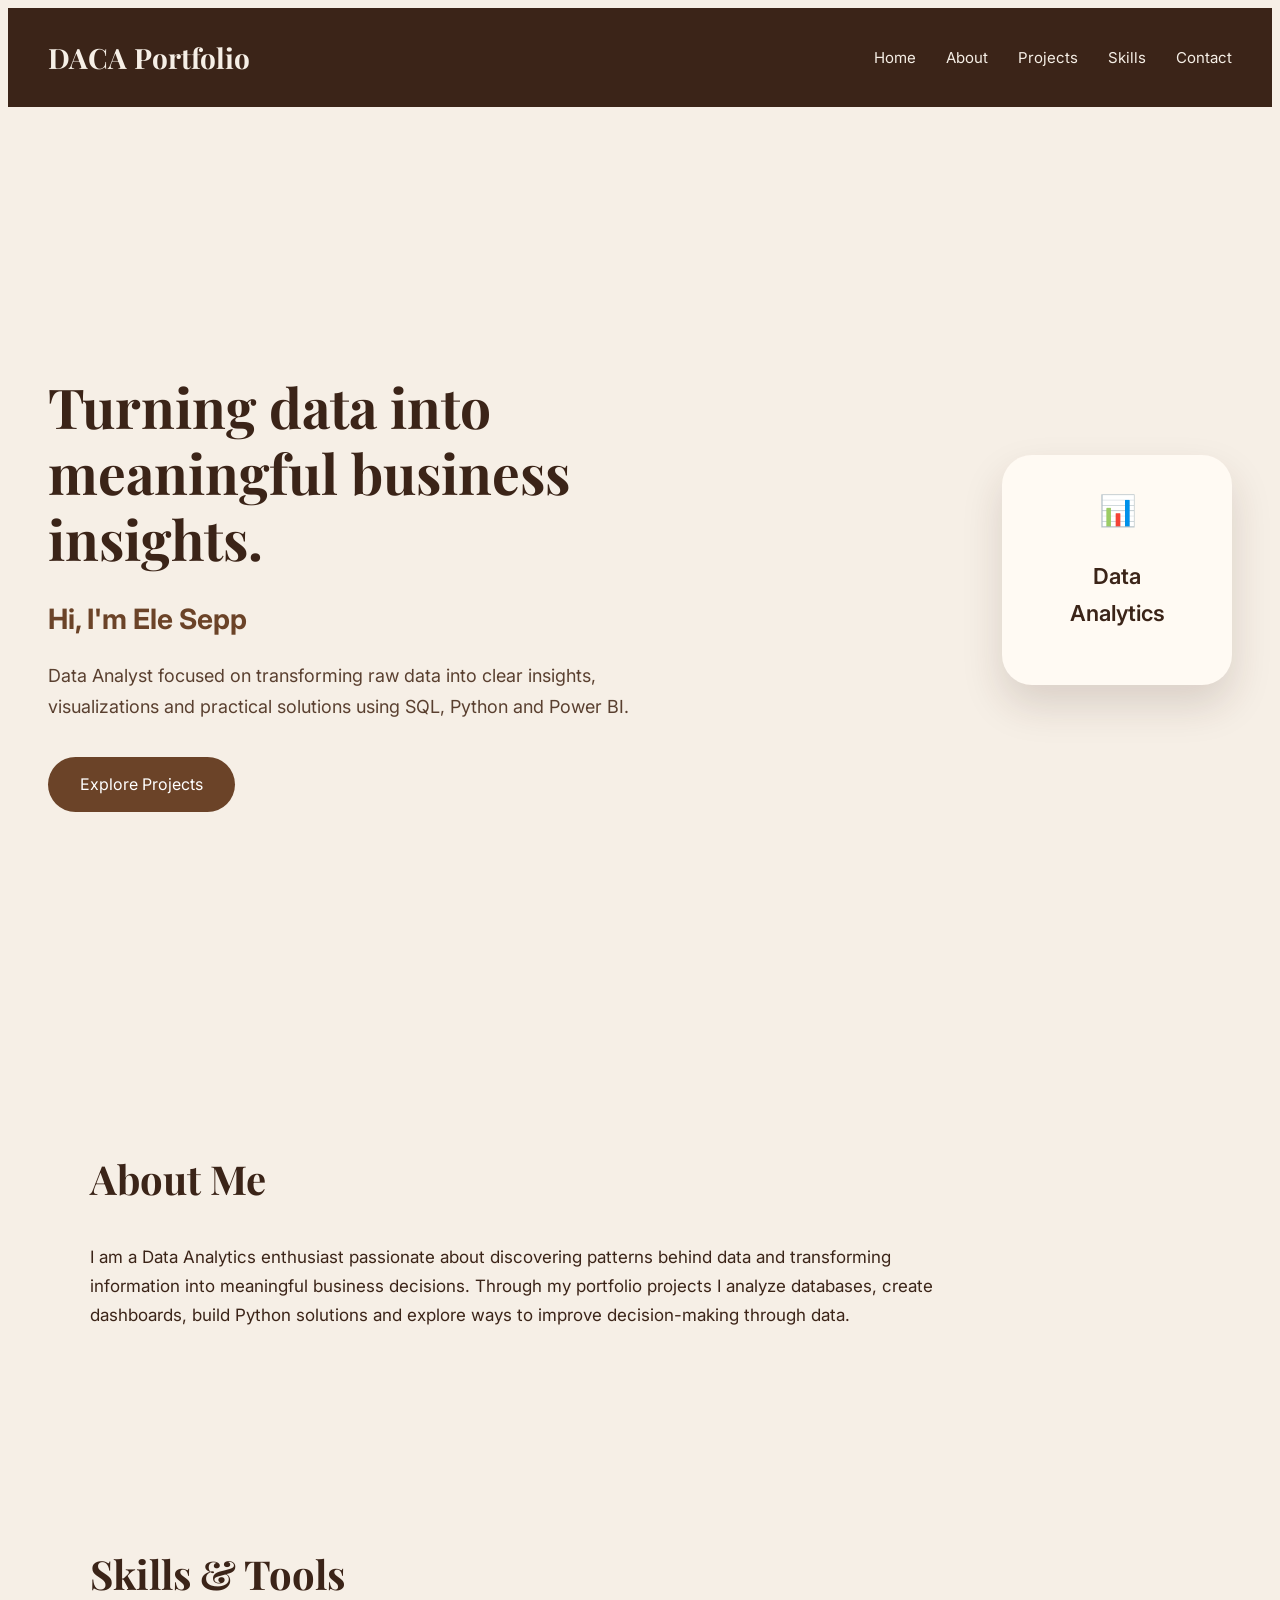
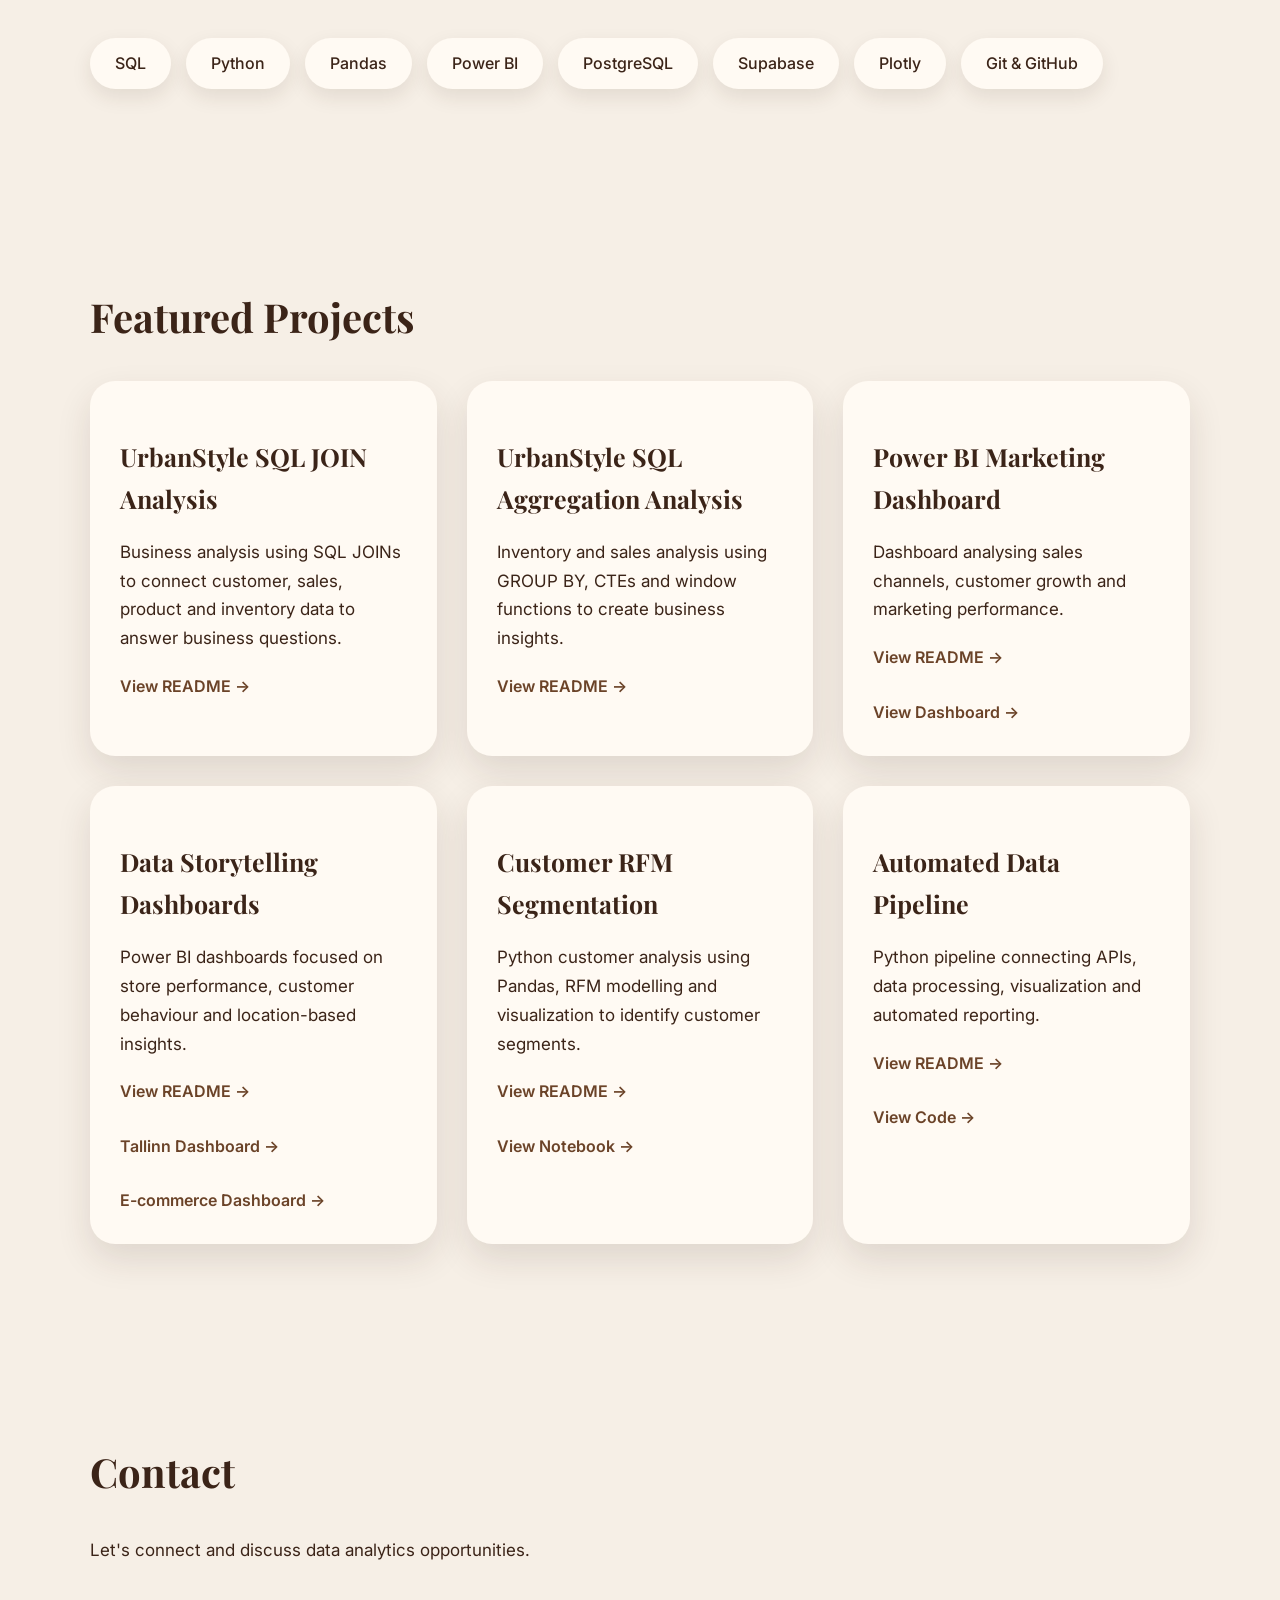
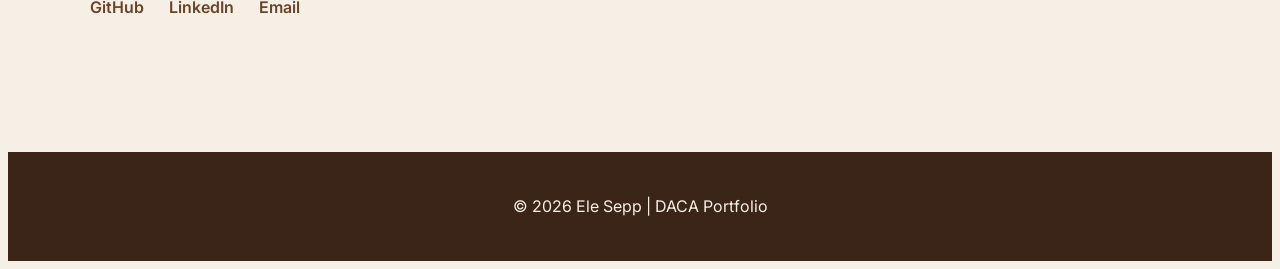
<file: index.html>
<!DOCTYPE html>
<html lang="en">

<head>

<meta charset="UTF-8">
<meta name="viewport" content="width=device-width, initial-scale=1.0">

<title>Ele Sepp | Data Analytics Portfolio</title>

<link rel="stylesheet" href="style.css">

<link href="https://fonts.googleapis.com/css2?family=Playfair+Display:wght@600;700&family=Inter:wght@300;400;500;600&display=swap" rel="stylesheet">

</head>


<body>


<header>

<nav class="navbar">

<div class="logo">
DACA Portfolio
</div>


<ul class="nav-links">

<li><a href="#home">Home</a></li>
<li><a href="#about">About</a></li>
<li><a href="#projects">Projects</a></li>
<li><a href="#skills">Skills</a></li>
<li><a href="#contact">Contact</a></li>

</ul>

</nav>

</header>




<main>



<section id="home" class="hero">


<div class="hero-text">


<h1>
Turning data into meaningful business insights.
</h1>


<h2>
Hi, I'm Ele Sepp
</h2>


<p>
Data Analyst focused on transforming raw data into clear insights,
visualizations and practical solutions using SQL, Python and Power BI.
</p>


<a class="button" href="#projects">
Explore Projects
</a>


</div>



<div class="hero-image">


<div class="data-card">

<span>📊</span>

<p>
Data<br>
Analytics
</p>

</div>


</div>


</section>







<section id="about" class="section">


<h2>
About Me
</h2>


<p>

I am a Data Analytics enthusiast passionate about discovering
patterns behind data and transforming information into meaningful
business decisions.

Through my portfolio projects I analyze databases,
create dashboards, build Python solutions and explore ways
to improve decision-making through data.

</p>


</section>








<section id="skills" class="section">


<h2>
Skills & Tools
</h2>


<div class="skills-container">


<div class="skill">SQL</div>

<div class="skill">Python</div>

<div class="skill">Pandas</div>

<div class="skill">Power BI</div>

<div class="skill">PostgreSQL</div>

<div class="skill">Supabase</div>

<div class="skill">Plotly</div>

<div class="skill">Git & GitHub</div>


</div>


</section>









<section id="projects" class="section">


<h2>
Featured Projects
</h2>



<div class="project-container">





<div class="project-card">


<h3>
UrbanStyle SQL JOIN Analysis
</h3>


<p>
Business analysis using SQL JOINs to connect customer,
sales, product and inventory data to answer business questions.
</p>


<a href="week-3/README.md" target="_blank">
View README →
</a>


</div>







<div class="project-card">


<h3>
UrbanStyle SQL Aggregation Analysis
</h3>


<p>
Inventory and sales analysis using GROUP BY,
CTEs and window functions to create business insights.
</p>


<a href="week-4/README.md" target="_blank">
View README →
</a>


</div>







<div class="project-card">


<h3>
Power BI Marketing Dashboard
</h3>


<p>
Dashboard analysing sales channels,
customer growth and marketing performance.
</p>


<a href="week-5/README.md" target="_blank">
View README →
</a>


<br><br>


<a href="week-5/individual/dashboard-marketing.png" target="_blank">
View Dashboard →
</a>


</div>







<div class="project-card">


<h3>
Data Storytelling Dashboards
</h3>


<p>
Power BI dashboards focused on store performance,
customer behaviour and location-based insights.
</p>


<a href="week-6/README.MD" target="_blank">
View README →
</a>


<br><br>


<a href="week-6/individual/Tallinn_dashboard.png" target="_blank">
Tallinn Dashboard →
</a>


<br><br>


<a href="week-6/individual/E-poe_dashboard.png" target="_blank">
E-commerce Dashboard →
</a>


</div>







<div class="project-card">


<h3>
Customer RFM Segmentation
</h3>


<p>
Python customer analysis using Pandas,
RFM modelling and visualization to identify customer segments.
</p>


<a href="week-7/individual/README.md" target="_blank">
View README →
</a>


<br><br>


<a href="week-7/individual/D_Visualization.ipynb" target="_blank">
View Notebook →
</a>


</div>







<div class="project-card">


<h3>
Automated Data Pipeline
</h3>


<p>
Python pipeline connecting APIs,
data processing, visualization and automated reporting.
</p>


<a href="week-8/team/readme.md" target="_blank">
View README →
</a>


<br><br>


<a href="week-8/individual/pipeline.py" target="_blank">
View Code →
</a>


</div>





</div>


</section>









<section id="contact" class="section contact">


<h2>
Contact
</h2>


<p>
Let's connect and discuss data analytics opportunities.
</p>



<div class="contact-links">


<a href="https://github.com/ele1sepp-gif" target="_blank">
GitHub
</a>


<a href="https://www.linkedin.com/in/elesepp" target="_blank">
LinkedIn
</a>


<a href="mailto:ele1sepp@gmail.com">
Email
</a>


</div>


</section>






</main>







<footer>

<p>
© 2026 Ele Sepp | DACA Portfolio
</p>


</footer>







<script src="script.js"></script>


</body>

</html>
</file>
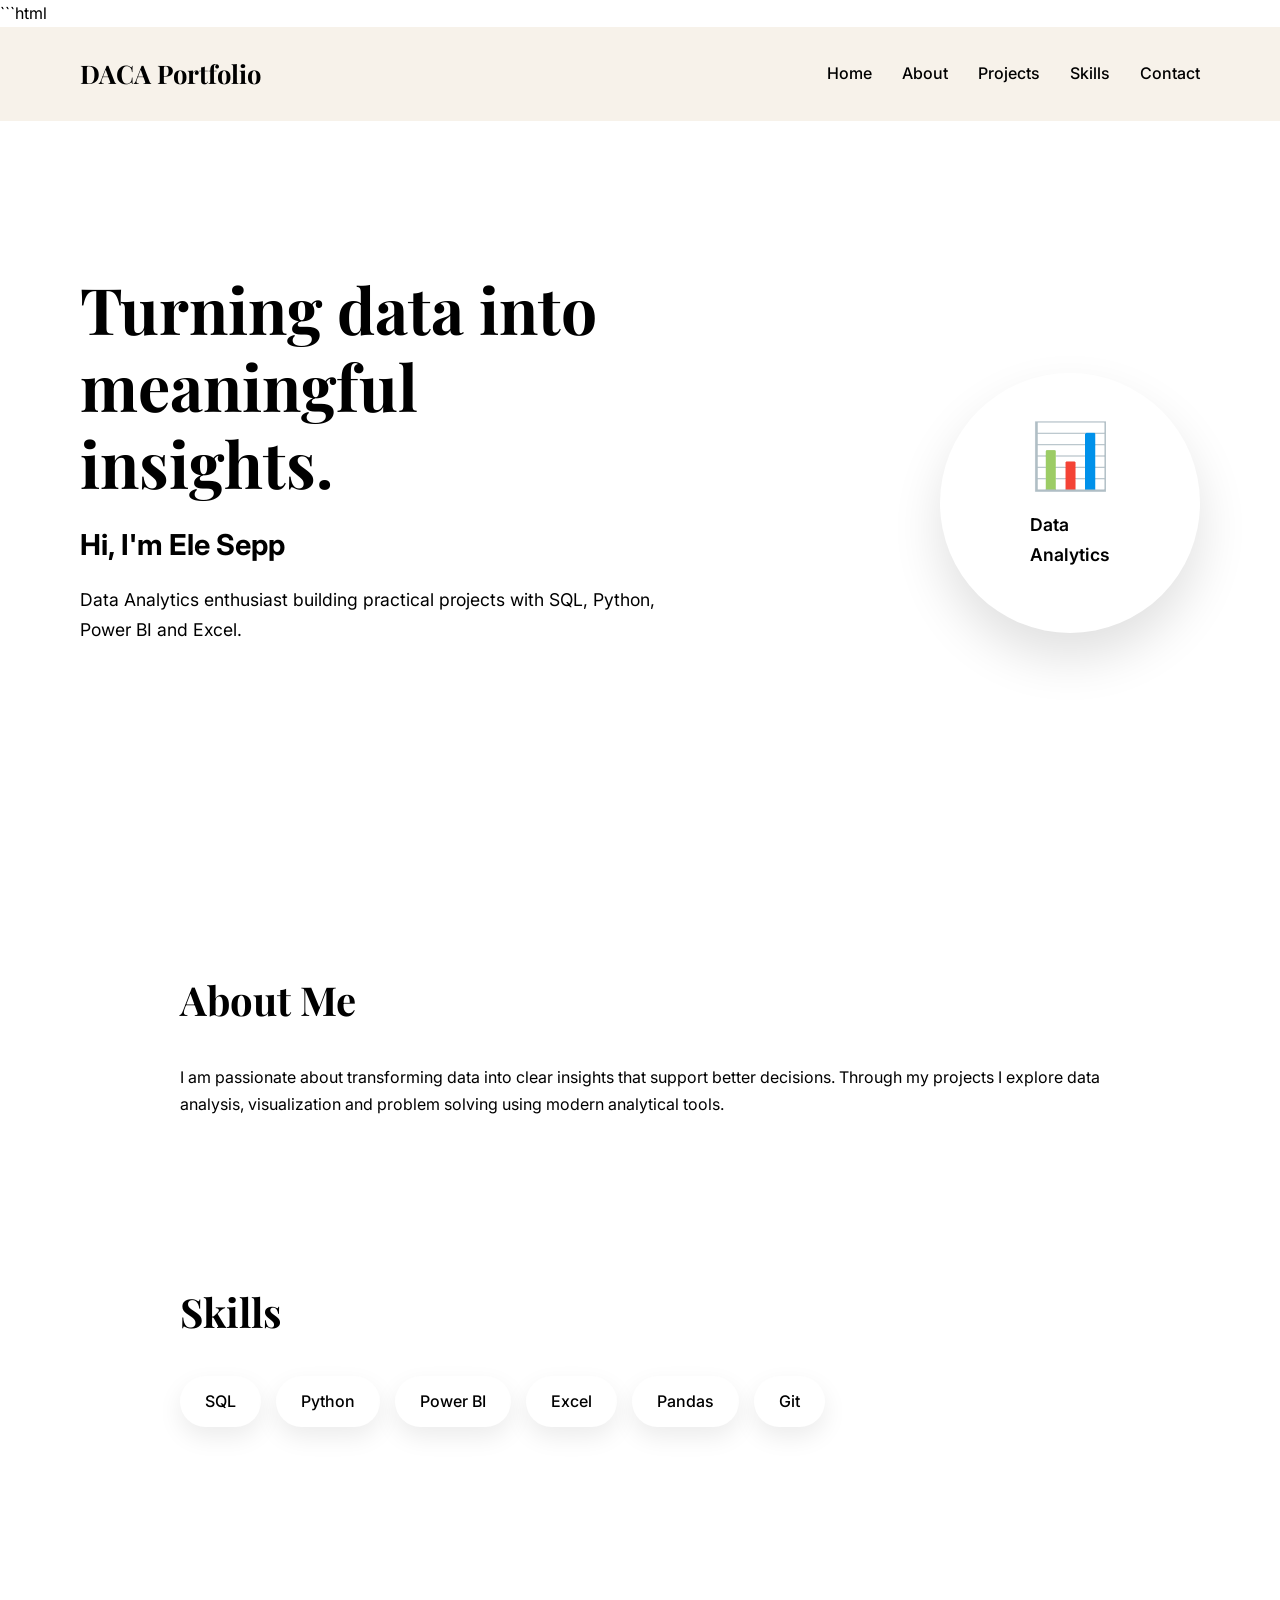
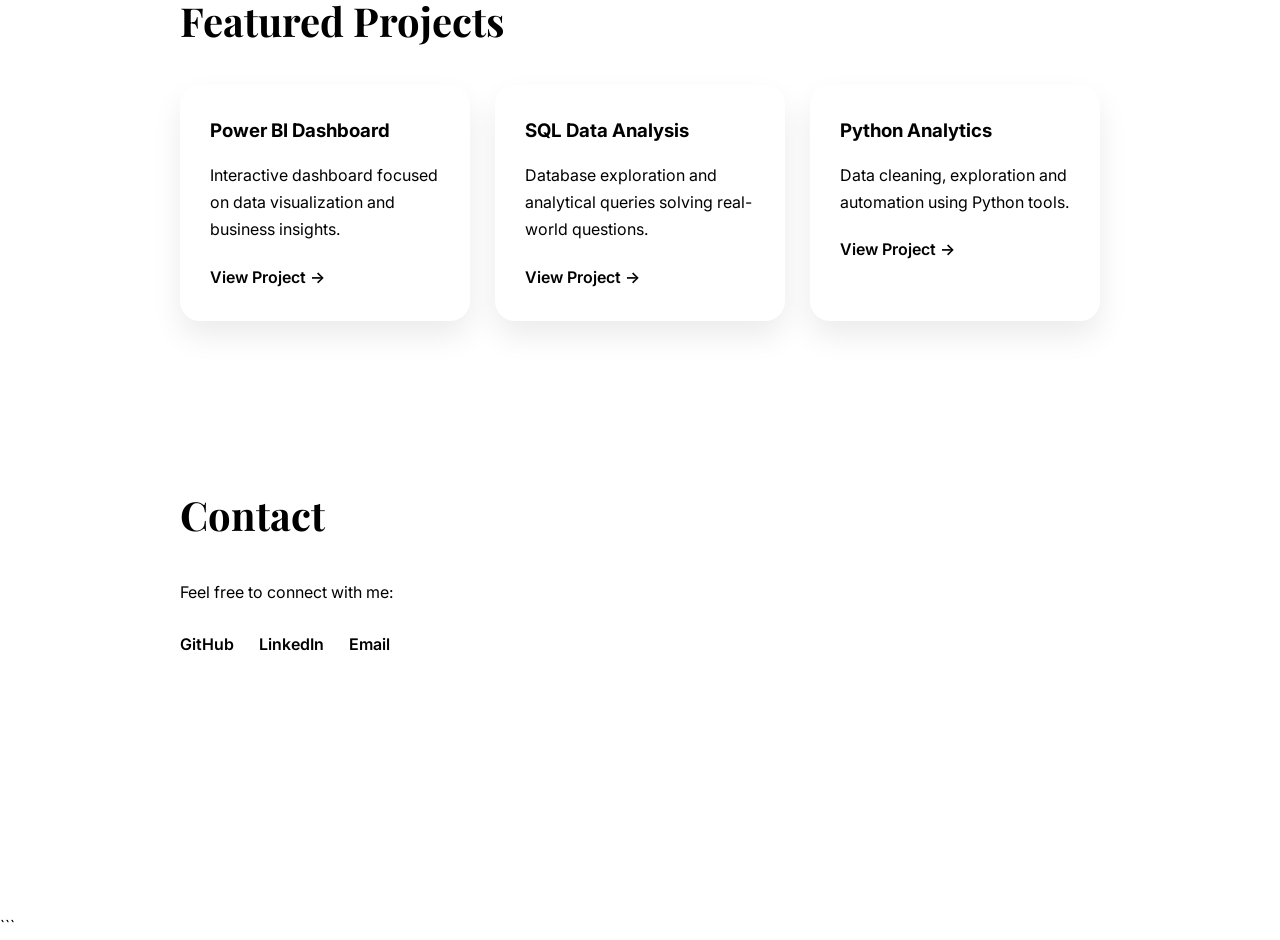
<file: week-0/individual/index.html>
```html
<!DOCTYPE html>
<html lang="en">

<head>
    <meta charset="UTF-8">
    <meta name="viewport" content="width=device-width, initial-scale=1.0">

    <title>Ele Sepp | Data Analytics Portfolio</title>

    <link rel="stylesheet" href="style.css">

    <link href="https://fonts.googleapis.com/css2?family=Playfair+Display:wght@600;700&family=Inter:wght@300;400;500;600&display=swap" rel="stylesheet">
</head>

<body>

<header>
    <nav class="navbar">

        <div class="logo">
            DACA Portfolio
        </div>

        <ul class="nav-links">
            <li><a href="#home">Home</a></li>
            <li><a href="#about">About</a></li>
            <li><a href="#projects">Projects</a></li>
            <li><a href="#skills">Skills</a></li>
            <li><a href="#contact">Contact</a></li>
        </ul>

    </nav>
</header>


<main>


<section id="home" class="hero">

    <div class="hero-text">

        <h1>
            Turning data into meaningful insights.
        </h1>

        <h2>
            Hi, I'm Ele Sepp
        </h2>

        <p>
            Data Analytics enthusiast building practical projects
            with SQL, Python, Power BI and Excel.
        </p>


        <a class="button" href="#projects">
            View Projects
        </a>

    </div>


    <div class="hero-image">

        <div class="data-card">
            <span>📊</span>
            <p>Data<br>Analytics</p>
        </div>

    </div>

</section>



<section id="about" class="section">

    <h2>About Me</h2>

    <p>
        I am passionate about transforming data into clear insights
        that support better decisions.

        Through my projects I explore data analysis,
        visualization and problem solving using modern analytical tools.
    </p>

</section>




<section id="skills" class="section">

    <h2>Skills</h2>


    <div class="skills-container">

        <div class="skill">SQL</div>
        <div class="skill">Python</div>
        <div class="skill">Power BI</div>
        <div class="skill">Excel</div>
        <div class="skill">Pandas</div>
        <div class="skill">Git</div>

    </div>

</section>




<section id="projects" class="section">

    <h2>Featured Projects</h2>


    <div class="project-container">


        <div class="project-card">

            <h3>Power BI Dashboard</h3>

            <p>
                Interactive dashboard focused on data visualization
                and business insights.
            </p>

            <a href="#">
                View Project →
            </a>

        </div>



        <div class="project-card">

            <h3>SQL Data Analysis</h3>

            <p>
                Database exploration and analytical queries
                solving real-world questions.
            </p>

            <a href="#">
                View Project →
            </a>

        </div>



        <div class="project-card">

            <h3>Python Analytics</h3>

            <p>
                Data cleaning, exploration and automation
                using Python tools.
            </p>

            <a href="#">
                View Project →
            </a>

        </div>


    </div>


</section>





<section id="contact" class="section contact">

    <h2>Contact</h2>

    <p>
        Feel free to connect with me:
    </p>


    <div class="contact-links">

        <a href="https://github.com/ele1sepp-gif">
            GitHub
        </a>


        <a href="https://www.linkedin.com/in/elesepp">
            LinkedIn
        </a>


        <a href="mailto:ele1sepp@gmail.com">
            Email
        </a>


    </div>

</section>



</main>



<footer>

<p>
© 2026 Ele Sepp | DACA Portfolio
</p>

</footer>

<footer>

<p>
© 2026 Ele Sepp | DACA Portfolio
</p>

</footer>


<script src="script.js"></script>

</body>

</html>

</body>

</html>
```
</file>
<file: style.css>
```css
/* ==========================
   GLOBAL SETTINGS
========================== */


* {
    margin: 0;
    padding: 0;
    box-sizing: border-box;
}


html {
    scroll-behavior: smooth;
}


body {

    font-family: 'Inter', sans-serif;

    background-color: #f6efe6;

    color: #3b2418;

    line-height: 1.7;

}





/* ==========================
   NAVIGATION
========================== */


header {

    background-color: #3b2418;

    position: sticky;

    top: 0;

    z-index: 1000;

}



.navbar {

    max-width: 1200px;

    margin: auto;

    padding: 20px 40px;

    display: flex;

    justify-content: space-between;

    align-items: center;

}



.logo {

    font-family: 'Playfair Display', serif;

    font-size: 28px;

    color: #f6efe6;

    font-weight: 700;

}



.nav-links {

    list-style: none;

    display: flex;

    gap: 30px;

}



.nav-links a {

    color: #f6efe6;

    text-decoration: none;

    font-size: 15px;

    transition: 0.3s;

}



.nav-links a:hover {

    color: #d9b892;

}





/* ==========================
   HERO SECTION
========================== */


.hero {

    max-width: 1200px;

    margin: auto;

    min-height: 85vh;

    padding: 80px 40px;

    display: flex;

    justify-content: space-between;

    align-items: center;

    gap: 50px;

}



.hero-text {

    max-width: 650px;

}



.hero-text h1 {

    font-family: 'Playfair Display', serif;

    font-size: 55px;

    line-height: 1.2;

    margin-bottom: 25px;

}



.hero-text h2 {

    font-size: 28px;

    margin-bottom: 15px;

    color: #6b4328;

}



.hero-text p {

    font-size: 18px;

    margin-bottom: 35px;

    color: #5a4030;

}




.button {

    display: inline-block;

    background-color: #6b4328;

    color: white;

    padding: 14px 32px;

    border-radius: 30px;

    text-decoration: none;

    transition: 0.3s;

}



.button:hover {

    background-color: #3b2418;

    transform: translateY(-3px);

}





/* ==========================
   HERO CARD
========================== */


.hero-image {

    display: flex;

    justify-content: center;

}



.data-card {

    width: 230px;

    height: 230px;

    background-color: #fffaf3;

    border-radius: 30px;

    box-shadow: 0 20px 40px rgba(59,36,24,0.15);

    display: flex;

    flex-direction: column;

    align-items: center;

    justify-content: center;

    font-size: 30px;

}



.data-card p {

    text-align: center;

    font-size: 22px;

    font-weight: 600;

}






/* ==========================
   GENERAL SECTIONS
========================== */


.section {

    max-width: 1100px;

    margin: auto;

    padding: 80px 40px;

}



.section h2 {

    font-family: 'Playfair Display', serif;

    font-size: 40px;

    margin-bottom: 30px;

    color: #3b2418;

}



.section p {

    font-size: 17px;

    max-width: 850px;

}





/* ==========================
   SKILLS
========================== */


.skills-container {

    display: flex;

    flex-wrap: wrap;

    gap: 15px;

}



.skill {

    background-color: #fffaf3;

    padding: 12px 25px;

    border-radius: 30px;

    box-shadow: 0 8px 20px rgba(59,36,24,0.1);

    font-weight: 500;

    transition: 0.3s;

}



.skill:hover {

    transform: translateY(-5px);

    background-color: #ead7c2;

}






/* ==========================
   PROJECT CARDS
========================== */


.project-container {

    display: grid;

    grid-template-columns: repeat(auto-fit,minmax(280px,1fr));

    gap: 30px;

}




.project-card {

    background-color: #fffaf3;

    padding: 30px;

    border-radius: 25px;

    box-shadow: 0 15px 35px rgba(59,36,24,0.12);

    transition: 0.3s;

}



.project-card:hover {

    transform: translateY(-8px);

}



.project-card h3 {

    font-family: 'Playfair Display', serif;

    font-size: 25px;

    margin-bottom: 15px;

}



.project-card p {

    margin-bottom: 20px;

}



.project-card a {

    color: #6b4328;

    text-decoration: none;

    font-weight: 600;

}



.project-card a:hover {

    color: #3b2418;

}





/* ==========================
   CONTACT
========================== */


.contact-links {

    display: flex;

    gap: 25px;

    margin-top: 30px;

}



.contact-links a {

    color: #6b4328;

    text-decoration: none;

    font-weight: 600;

}



.contact-links a:hover {

    color: #3b2418;

}





/* ==========================
   FOOTER
========================== */


footer {

    background-color: #3b2418;

    color: #f6efe6;

    text-align: center;

    padding: 25px;

    margin-top: 50px;

}





/* ==========================
   MOBILE
========================== */


@media(max-width:800px){


.navbar {

    flex-direction: column;

    gap: 20px;

}



.nav-links {

    flex-wrap: wrap;

    justify-content: center;

}



.hero {

    flex-direction: column;

    text-align: center;

}



.hero-text h1 {

    font-size: 38px;

}



.section {

    padding: 60px 25px;

}



.contact-links {

    flex-direction: column;

}



}
```
</file>
<file: week-0/individual/style.css>
```css
/* =========================
   DACA PORTFOLIO DESIGN
   Ele Sepp
========================= */


:root {

    --cream: #f7f1e8;
    --dark-brown: #3b2920;
    --brown: #70513a;
    --gold: #b48a55;
    --light-brown: #dcc6aa;
    --white: #ffffff;

}



* {

    margin: 0;
    padding: 0;
    box-sizing: border-box;

}



html {

    scroll-behavior: smooth;

}



body {

    background: var(--cream);
    color: var(--dark-brown);

    font-family: 'Inter', sans-serif;

    line-height: 1.7;

}



/* NAVIGATION */


header {

    position: sticky;
    top: 0;

    background: rgba(247,241,232,0.9);

    backdrop-filter: blur(10px);

    z-index: 100;

}



.navbar {

    max-width: 1200px;
    margin: auto;

    display: flex;
    justify-content: space-between;
    align-items: center;

    padding: 25px 40px;

}



.logo {

    font-family: 'Playfair Display', serif;

    font-size: 1.6rem;

    color: var(--dark-brown);

    font-weight: 700;

}



.nav-links {

    display: flex;

    list-style: none;

    gap: 30px;

}



.nav-links a {

    text-decoration: none;

    color: var(--dark-brown);

    font-weight: 500;

    transition: 0.3s;

}



.nav-links a:hover {

    color: var(--gold);

}




/* HERO */


.hero {

    max-width: 1200px;

    margin: auto;

    min-height: 85vh;

    display: flex;

    align-items: center;

    justify-content: space-between;

    padding: 80px 40px;

}



.hero-text {

    max-width: 600px;

}



.hero h1 {

    font-family: 'Playfair Display', serif;

    font-size: 4rem;

    line-height: 1.2;

    margin-bottom: 20px;

}



.hero h2 {

    font-size: 1.8rem;

    margin-bottom: 15px;

    color: var(--brown);

}



.hero p {

    font-size: 1.1rem;

    margin-bottom: 35px;

}




.button {

    display: inline-block;

    padding: 14px 35px;

    background: var(--dark-brown);

    color: white;

    text-decoration: none;

    border-radius: 30px;

    transition: 0.3s;

}



.button:hover {

    background: var(--gold);

    transform: translateY(-3px);

}




/* HERO IMAGE */


.data-card {

    width: 260px;

    height: 260px;

    border-radius: 50%;

    background:

    linear-gradient(
        145deg,
        var(--light-brown),
        var(--white)
    );


    display: flex;

    flex-direction: column;

    justify-content: center;

    align-items: center;


    box-shadow:

    0 25px 50px rgba(0,0,0,0.12);


    animation: float 4s ease-in-out infinite;

}



.data-card span {

    font-size: 4rem;

}



.data-card p {

    font-weight: 600;

}



@keyframes float {

    50% {

        transform: translateY(-15px);

    }

}




/* SECTIONS */


.section {

    max-width: 1000px;

    margin: auto;

    padding: 80px 40px;

}



.section h2 {

    font-family: 'Playfair Display', serif;

    font-size: 2.5rem;

    margin-bottom: 30px;

}




/* SKILLS */


.skills-container {

    display: flex;

    flex-wrap: wrap;

    gap: 15px;

}



.skill {

    background: white;

    padding: 12px 25px;

    border-radius: 30px;

    box-shadow:

    0 10px 25px rgba(0,0,0,0.08);

    font-weight: 500;

}





/* PROJECTS */


.project-container {

    display: grid;

    grid-template-columns: repeat(3,1fr);

    gap: 25px;

}



.project-card {

    background: white;

    padding: 30px;

    border-radius: 20px;


    box-shadow:

    0 15px 30px rgba(0,0,0,0.08);


    transition: 0.3s;

}



.project-card:hover {

    transform: translateY(-10px);

}



.project-card h3 {

    margin-bottom: 15px;

}



.project-card a {

    display: inline-block;

    margin-top: 20px;

    color: var(--gold);

    text-decoration: none;

    font-weight: 600;

}





/* CONTACT */


.contact-links {

    display: flex;

    gap: 25px;

    margin-top: 25px;

}



.contact-links a {

    color: var(--dark-brown);

    text-decoration: none;

    font-weight: 600;

}




/* FOOTER */


footer {

    text-align: center;

    padding: 30px;

    background: var(--dark-brown);

    color: white;

}



/* MOBILE */


@media(max-width:800px){


.navbar {

    flex-direction: column;

    gap:20px;

}


.hero {

    flex-direction: column;

    text-align:center;

}


.hero h1 {

    font-size: 2.8rem;

}



.project-container {

    grid-template-columns: 1fr;

}


.contact-links {

    flex-direction: column;

}


}
```
</file>
